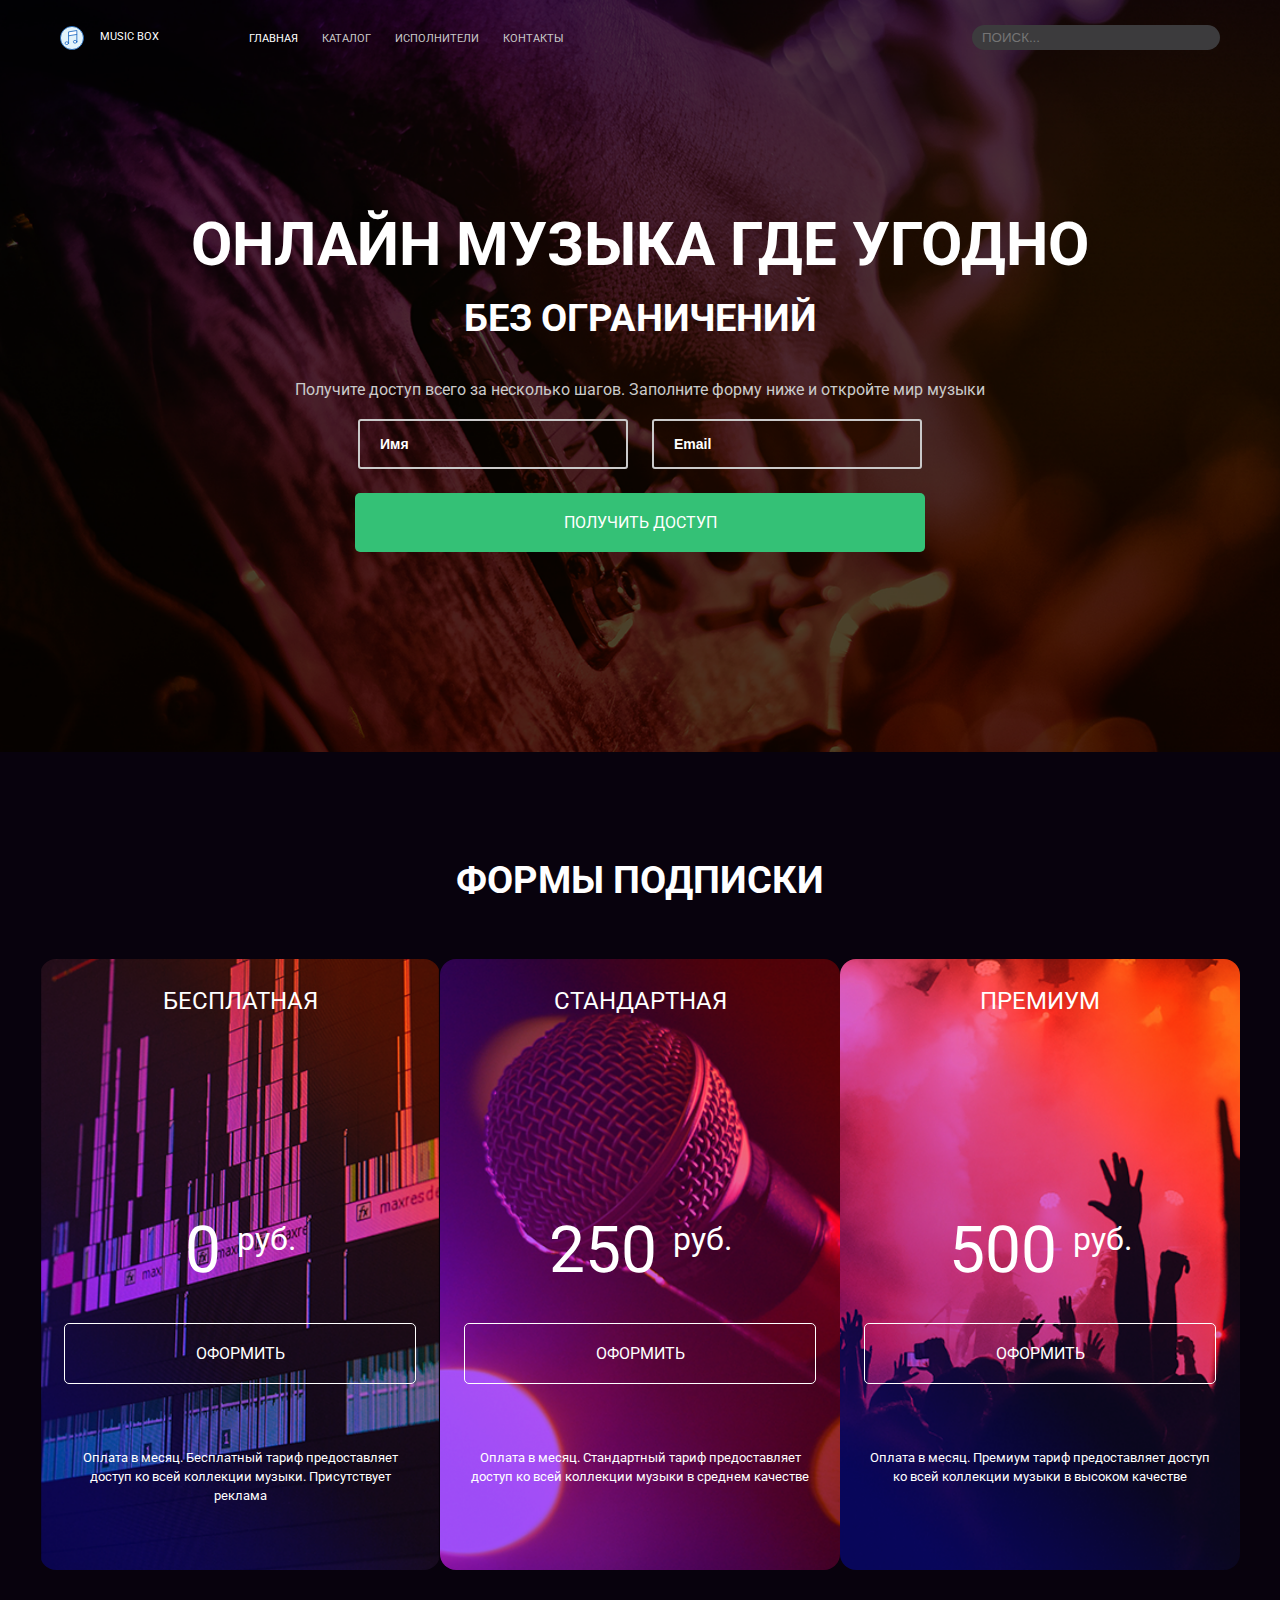
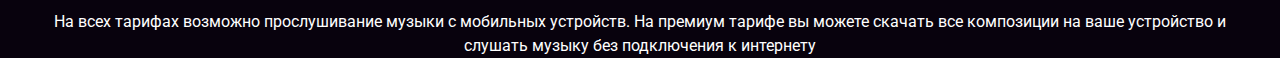
<file: src/index.html>
<!DOCTYPE html>
<html lang="en">
<head>
  <meta charset="UTF-8">
  <meta name="viewport" content="width=device-width, initial-scale=1.0">
  <title>Портал «Music Box» от VgomerV</title>
  <link rel="stylesheet" href="css/app.css">
</head>
<body>
    <header class="header max-w mx-auto absolute">
      <div class="container d-flex gap-x-90 px-20">
        <a class="logo d-flex items-center" href="#">
          <img class="logo-image" src="./images/logo.svg" alt="Логотип Music Box">
          <span class="logo-text">Music Box</span>
        </a>
        <nav class="navigation">
          <ul class="navigation-list d-flex wrap">
            <li class="navigation-item">
              <a class="navigation-link navigation-link-active" href="#">Главная</a>
            </li>
            <li class="navigation-item">
              <a class="navigation-link" href="#">Каталог</a>
            </li>
            <li class="navigation-item">
              <a class="navigation-link" href="artist.html">Исполнители</a>
            </li>
            <li class="navigation-item">
              <a class="navigation-link" href="#">Контакты</a>
            </li>
          </ul>
        </nav>
        <form action="" class="search">
          <input class="search-input" type="text" placeholder="Поиск...">
        </form>
      </div>
    </header>
    <main>
      <section id="page-description" class="hero mx-auto">
        <div class="hero-content max-w mx-auto px-20">
          <h1 class="hero-title">
            Онлайн музыка где угодно
          </h1>
          <h2 class="hero-subtitle">
            без ограничений
          </h2>
          <p class="hero-description mb-17">
            Получите доступ всего за несколько шагов. Заполните форму ниже и откройте мир музыки
          </p>
          <form action="" class="registration d-flex wrap mx-auto">
            <input class="registration-input" type="text" placeholder="Имя">
            <input class="registration-input" type="email" placeholder="Email">
            <button class="btn bg-green">Получить доступ</button>
          </form>
        </div>
      </section>
      <section id="page-pricing" class="pricing max-w mx-auto px-20">
        <h2 class="pricing-title">
          Формы подписки
        </h2>
        <div class="pricing-cards d-flex wrap mb-40">
          <div class="card bg-free">
            <h3 class="card-title">
              Бесплатная
            </h3>
            <p class="card-price mb-40">
              0 <sup class="card-currency">руб.</sup>
            </p>
            <button class="card-btn btn mb-64">Оформить</button>
            <p class="card-description mb-64">
              Оплата в месяц. Бесплатный тариф предоставляет доступ ко всей коллекции музыки. Присутствует реклама
            </p>
          </div>
          <div class="card bg-base">
            <h3 class="card-title">
              Стандартная
            </h3>
            <p class="card-price mb-40">
              250 <sup class="card-currency">руб.</sup>
            </p>
            <button class="card-btn btn mb-64">Оформить</button>
            <p class="card-description mb-64">
              Оплата в месяц. Стандартный тариф предоставляет доступ ко всей коллекции музыки в среднем качестве
            </p>
          </div>
          <div class="card bg-premium">
            <h3 class="card-title">
              Премиум
            </h3>
            <p class="card-price mb-40">
              500 <sup class="card-currency">руб.</sup>
            </p>
            <button class="card-btn btn mb-64">Оформить</button>
            <p class="card-description mb-64">
              Оплата в месяц. Премиум тариф предоставляет доступ ко всей коллекции музыки в высоком качестве
            </p>
          </div>
        </div>
        <p class="pricing-description">
          На всех тарифах возможно прослушивание музыки с мобильных устройств. 
          На премиум тарифе вы можете скачать все композиции на ваше устройство 
          и слушать музыку без подключения к интернету
        </p>
      </section>
      <!-- <section id="page-pricing" class="pricing max-w center">

        <div class="pricing-content d-flex wrap mb-40">
          <div class="pricing-item bg-free">
            <h3 class="pricing-item-title">
              Бесплатная
            </h3>
            <p class="pricing-value mb-40">
              0 <sup class="pricing-sup">руб.</sup>
            </p>
            <button class="pricing-btn btn mb-64">Оформить</button>
            <p class="pricing-footer mb-64">
              Оплата в месяц. Бесплатный тариф предоставляет доступ ко всей коллекции музыки. Присутствует реклама
            </p>
          </div>
          <div class="pricing-item bg-base">
            <h3 class="pricing-item-title">
              Стандартная
            </h3>
            <p class="pricing-value mb-40">
              250 <sup class="pricing-sup">руб.</sup>
            </p>
            <button class="pricing-btn btn mb-64">Оформить</button>
            <p class="pricing-footer mb-64">
              Оплата в месяц. Стандартный тариф предоставляет доступ ко всей коллекции музыки в среднем качестве
            </p>
          </div>
          <div class="pricing-item bg-premium">
            <h3 class="pricing-item-title">
              Премиум
            </h3>
            <p class="pricing-value mb-40">
              500 <sup class="pricing-sup">руб.</sup>
            </p>
            <button class="pricing-btn btn mb-64">Оформить</button>
            <p class="pricing-footer mb-64">
              Оплата в месяц. Премиум тариф предоставляет доступ ко всей коллекции музыки в высоком качестве
            </p>
          </div>
        </div>
        <p class="pricing-description">
          На всех тарифах возможно прослушивание музыки с мобильных устройств. 
          На премиум тарифе вы можете скачать все композиции на ваше устройство 
          и слушать музыку без подключения к интернету
        </p>
      </section> -->
    </main>
</body>
</html>
<!-- <main>
  <section id="page-news" class="news-section d-flex flex-col max-w center">
    <h1 class="news-section-title mb-48">
      Последние новости
    </h1>
    <article class="news-card d-flex">
      <img
        class="news-card-image"
        src="./images/Music to Be Murdered By.png" 
        alt="Фотография Eminem в строгом костюме"
        width="575"
        height="286"
      >
      <div class="news-card-content">
        <h3 class="news-card-title mb-30">
          Music to Be Murdered By
        </h3>
        <p class="news-card-description mb-24">
          Новый альбом Eminem «Music to Be Murdered By» уже доступен в нашем сервисе. На альбоме вас ждёт 20 новых треков.
        </p>
        <footer class="news-card-footer">
          <div class="news-card-author d-flex mb-48">
            <img
              class="news-card-author-avatar"
              src="./images/avatar.png"
              alt="Логотип Music Box"
              width="19"
              height="19"
            >
            <address>
              <span class="news-card-author-avatar">Music Box</span>
            </address>
            <time class="news-card-date" datetime="2020-17-01">
              17/01/2020
            </time>
          </div>
          <button class="news-card-btn btn">
            К альбому
          </button>
        </footer>
      </div>
    </article>
    <article class="news-card d-flex row-reverse">
      <img
        class="news-card-image"
        src="./images/Ordinary Man.png"
        alt="Фотография Ози Озборна"
        width="575"
        height="286"
      >
      <div class="news-card-content">
        <h3 class="news-card-title mb-30">
          Ordinary Man
        </h3>
        <p class="news-card-description mb-24">
          Легенда рока Оззи Озборн спустя 10 лет выпустил новый альбом Ordinary Man. Слушайте в числе первых на Music Box
        </p>
        <footer class="news-card-footer">
          <div class="news-card-author d-flex mb-48">
            <img
              class="news-card-author-avatar"
              src="./images/avatar.png"
              alt="Логотип Music Box"
              width="19"
              height="19"
            >
            <address>
              <span class="news-card-author-avatar">Music Box</span>
            </address>
            <time class="news-card-date" datetime="2020-24-02">
              24/02/2020
            </time>
          </div>
          <button class="btn news-card-btn">
            К альбому
          </button>
        </footer>
      </div>
    </article>
  </section>
  <section id="page-app" class="page-app max-w center">
    <h2 class="app-title mb-48">
      Мобильное приложение
    </h2>
    <div class="app-content d-flex">
      <img
        src="./images/iphone.png"
        alt=""
        class="app-image center"
        width="333"
        height="278"
      >
      <div class="app-description">
        <p class="app-description-text">
          Воспользуйтесь нашим мобильным приложением. Оно позволит слушать музыку с любого устройства на базе операционных систем Androind и iOS
        </p>
        <p class="app-description-text">
          С тарифом «Премиум» приложение позволяет скачивать все композиции из нашей коллекции. Вы можете слушать музыку даже без интернета.
        </p>
        <button class="app-description-btn">
          Скачать
        </button>
      </div>
    </div>
  </section>
</main>
<footer class="footer">
  <div class="footer-top max-w d-flex center">
    <div class="footer-card">
      <h2 class="footer-title">
        О нас
      </h2>
      <ul class="footer-list d-flex">
        <li class="footer-item">
          <a class="footer-link" href="#">История компании</a>
        </li>
        <li class="footer-item">
          <a class="footer-link" href="#">Карьера</a>
        </li>
        <li class="footer-item">
          <a class="footer-link" href="#">Особенности</a>
        </li>
        <li class="footer-item">
          <a class="footer-link" href="#">Пресса</a>
        </li>
      </ul>
    </div>
    <div class="footer-card">
      <h2 class="footer-title">
        Поддержка
      </h2>
      <ul class="footer-list d-flex">
        <li class="footer-item">
          <a class="footer-link" href="#">База знаний</a>
        </li>
        <li class="footer-item">
          <a class="footer-link" href="#">Тарифы</a>
        </li>
        <li class="footer-item">
          <a class="footer-link" href="#">Мобильное приложение</a>
        </li>
        <li class="footer-item">
          <a class="footer-link" href="#">Условия использования</a>
        </li>
      </ul>
    </div>
    <div class="footer-card">
      <h2 class="footer-title">
        Контакты
      </h2>
      <ul class="footer-list d-flex">
        <li class="footer-item">
          <a class="footer-link" href="#">hello@music.box</a>
        </li>
        <li class="footer-item">
          <a class="footer-link" href="#">Russia, Moscow. Music Box studio</a>
        </li>
        <li class="footer-item">
          <a class="footer-link" href="#">+ 7 499 999 99 99</a>
        </li>
      </ul>
    </div>
    <div class="footer-card">
      <h2 class="footer-title">
        Подписывайтесь
      </h2>
      <div class="footer-icons d-flex">
        <img class="footer-icon" src="./images/Google+.png" alt="">
        <img class="footer-icon" src="./images/Twitter.png" alt="">
      </div>
    </div>
  </div>
  <div class="footer-bottom">
    <ul class="footer-nav-list max-w d-flex center">
      <li class="footer-nav-item">
        <a class="footer-link" href="#">Магазин</a>
      </li>
      <li class="footer-nav-item">
        <a class="footer-link" href="#">Обслуживание</a>
      </li>
      <li class="footer-nav-item">
        <a class="footer-link" href="#">Блог</a>
      </li>
      <li class="footer-nav-item">
        <a class="footer-link" href="#">Поддержка</a>
      </li>
      <li class="footer-nav-item">
        <a class="footer-link" href="#">Контакты</a>
      </li>
    </ul>
  </div>
</footer> -->
</file>
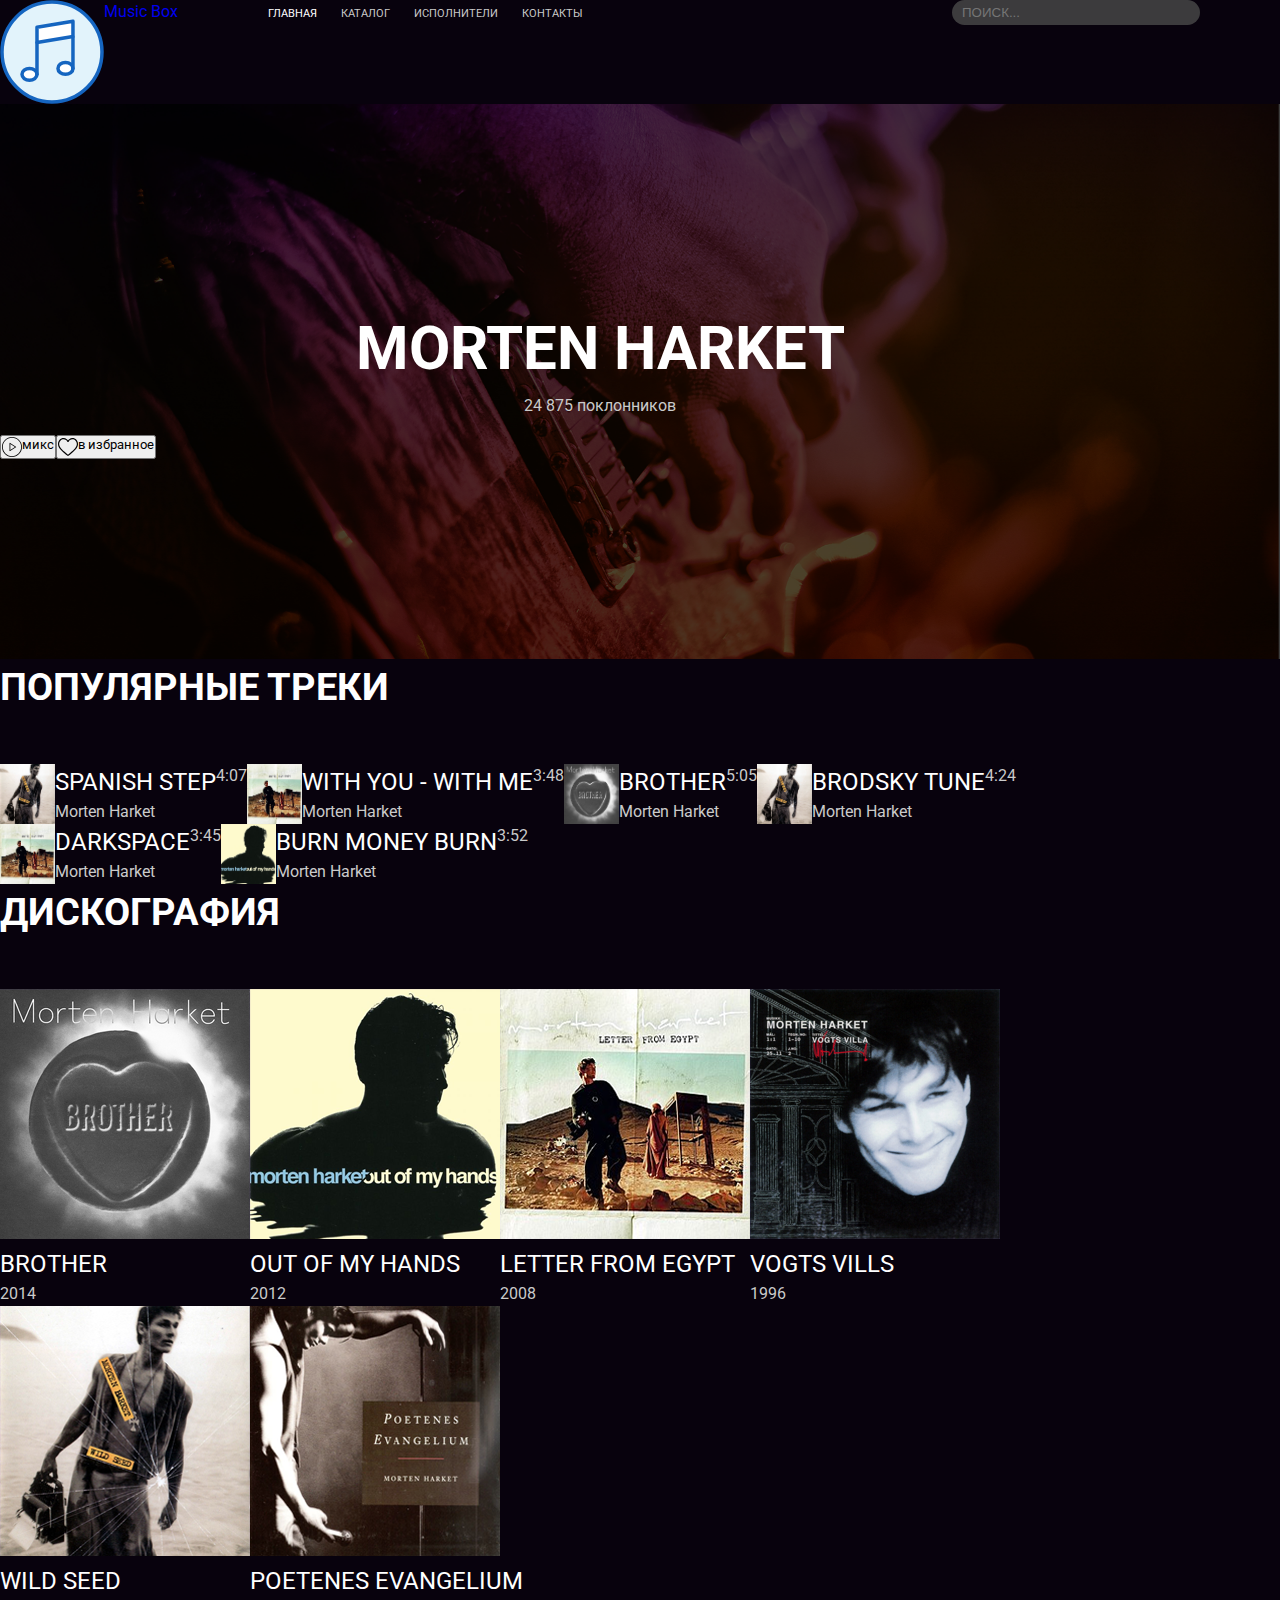
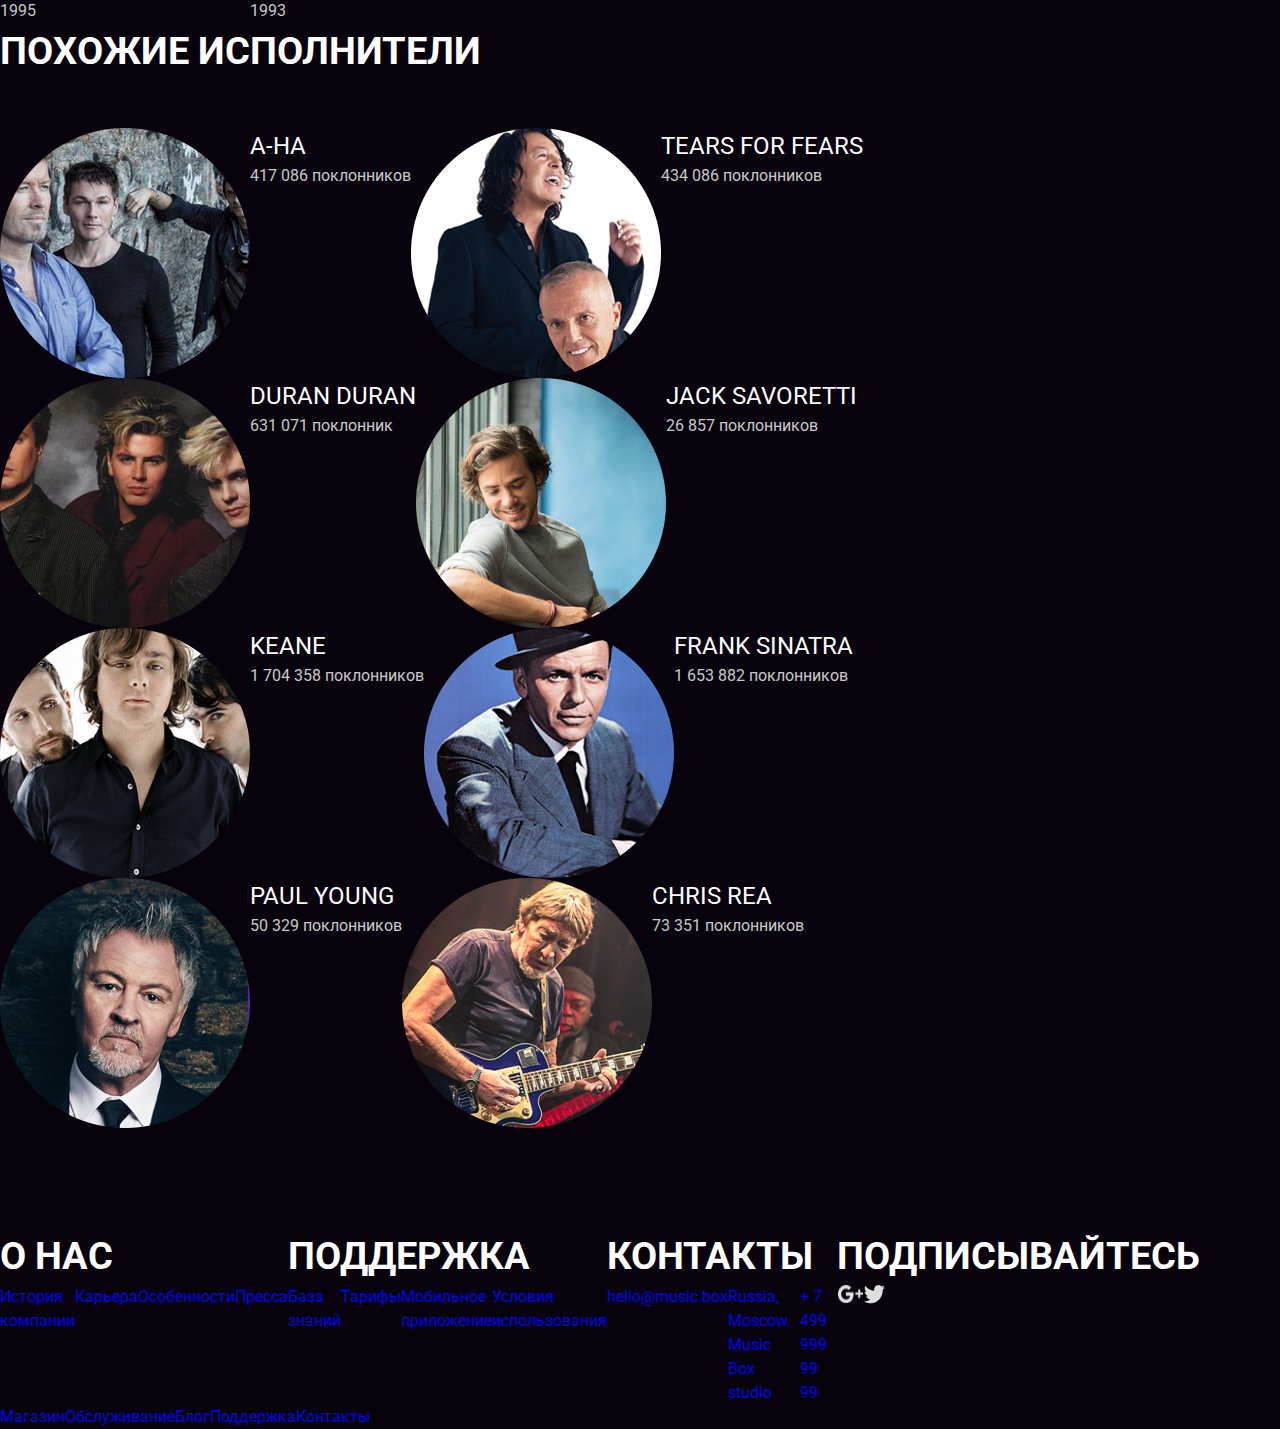
<file: src/artist.html>
<!DOCTYPE html>
<html lang="en">
<head>
  <meta charset="UTF-8">
  <meta name="viewport" content="width=device-width, initial-scale=1.0">
  <title>Портал «Music Box» от VgomerV</title>
  <link rel="stylesheet" href="css/app.css">
</head>
<body>
  <header class="header max-w d-flex wrap p-absolute center">
    <div class="logo mr-90">
      <a class="logo-link d-flex" href="#">
        <img class="logo-img" src="./images/logo.svg" alt="Логотип Music Box">
        <span class="logo-title">Music Box</span>
      </a>
    </div>
    <nav class="navigation">
      <ul class="navigation-list d-flex wrap">
        <li class="navigation-item">
          <a class="navigation-link navigation-link-active" href="#">Главная</a>
        </li>
        <li class="navigation-item">
          <a class="navigation-link" href="#">Каталог</a>
        </li>
        <li class="navigation-item">
          <a class="navigation-link" href="#">Исполнители</a>
        </li>
        <li class="navigation-item">
          <a class="navigation-link" href="#">Контакты</a>
        </li>
      </ul>
    </nav>
    <form action="" class="search">
      <input class="search-input" type="text" placeholder="Поиск...">
    </form>
  </header>
  <main>
    <section id="page-description" class="hero center bg-morten">
      <div class="hero-content artist max-w center">
        <h1 class="hero-title">
          Morten Harket
        </h1>
        <p class="hero-description mb-17">
          24 875 поклонников
        </p>
        <div class="artist-buttons d-flex">
          <button class="artist-btn d-flex bg-purple">
            <img class="artist-icon" width="20" src="./images/play-button.svg" alt="">
            <span>микс</span>
          </button>
          <button class="artist-btn d-flex bg-red">
            <img class="artist-icon" width="20" src="./images/heart.svg" alt="">
            <span>в избранное</span>
          </button>
        </div>
      </div>
    </section>
    <section id="page-popular-track" class="page-track max-w center">
      <h2 class="mb-48">
        Популярные треки
      </h2>
      <div class="track-content d-flex wrap">
        <div class="popular-track d-flex">
          <img
            src="./images/Wild Seed.png"
            width="55"
            alt="Обложка песни spanish step Morten Harket"
          >
          <div class="track-info">
            <h3 class="track-info-song-name">
              Spanish Step
            </h3>
            <p>
              Morten Harket
            </p>
          </div>
          <time class="popular-track-time" datetime="04:07">4:07</time>
        </div>
        <div class="popular-track d-flex">
          <img
            src="./images/Letter from Egypt.png"
            width="55"
            alt="Обложка песни spanish step Morten Harket"
          >
          <div class="track-info">
            <h3 class="track-info-song-name">
              With You - With Me
            </h3>
            <p>
              Morten Harket
            </p>
          </div>
          <time class="popular-track-time" datetime="03:48">3:48</time>
        </div>
        <div class="popular-track d-flex">
          <img
            src="./images/Brother.png"
            width="55"
            alt="Обложка песни spanish step Morten Harket"
          >
          <div class="track-info">
            <h3 class="track-info-song-name">
              Brother
            </h3>
            <p>
              Morten Harket
            </p>
          </div>
          <time class="popular-track-time" datetime="05:05">5:05</time>
        </div>
        <div class="popular-track d-flex">
          <img
            src="./images/Wild Seed.png"
            width="55"
            alt="Обложка песни spanish step Morten Harket"
          >
          <div class="track-info">
            <h3 class="track-info-song-name">
              Brodsky Tune
            </h3>
            <p>
              Morten Harket
            </p>
          </div>
          <time class="popular-track-time" datetime="04:24">4:24</time>
        </div>
        <div class="popular-track d-flex">
          <img
            src="./images/Letter from Egypt.png"
            width="55"
            alt="Обложка песни spanish step Morten Harket"
          >
          <div class="track-info">
            <h3 class="track-info-song-name">
              Darkspace
            </h3>
            <p>
              Morten Harket
            </p>
          </div>
          <time class="popular-track-time" datetime="03:45">3:45</time>
        </div>
        <div class="popular-track d-flex">
          <img
            src="./images/Out of My Hands.png"
            width="55"
            alt="Обложка песни spanish step Morten Harket"
          >
          <div class="track-info">
            <h3 class="track-info-song-name">
              Burn Money Burn
            </h3>
            <p>
              Morten Harket
            </p>
          </div>
          <time class="popular-track-time" datetime="03:52">3:52</time>
        </div>
      </div>
    </section>
    <section id="page-discography" class="page-discography d-flex flex-col max-w center">
      <h2 class="page-discography-title mb-48">
        Дискография
      </h2>
      <div class="discography-list d-flex wrap">
        <div class="discography-item">
          <img
            class="discography-item-image"
            src="./images/Brother.png"
            width="250"
            height="250"
            alt="Не забудьте про alt"
          >
          <div class="discography-info">
            <h3 class="discography-info-title">
              Brother
            </h3>
            <time datetime="2014">
              2014
            </time>
          </div>
        </div>
        <div class="discography-item">
          <img
            class="discography-item-image"
            src="./images/Out of My Hands.png"
            width="250"
            height="250"
            alt="Не забудьте про alt"
          >
          <div class="discography-info">
            <h3 class="discography-info-title">
              Out Of My Hands
            </h3>
            <time datetime="2012">
              2012
            </time>
          </div>
        </div>
        <div class="discography-item">
          <img
            class="discography-item-image"
            src="./images/Letter from Egypt.png"
            width="250"
            height="250"
            alt="Не забудьте про alt"
          >
          <div class="discography-info">
            <h3 class="discography-info-title">
              Letter From Egypt
            </h3>
            <time datetime="2008">
              2008
            </time>
          </div>
        </div>
        <div class="discography-item">
          <img
            class="discography-item-image"
            src="./images/Vogts Villa.png"
            width="250"
            height="250"
            alt="Не забудьте про alt"
          >
          <div class="discography-info">
            <h3 class="discography-info-title">
              Vogts Vills
            </h3>
            <time datetime="1996">
              1996
            </time>
          </div>
        </div>
        <div class="discography-item">
          <img
            class="discography-item-image"
            src="./images/Wild Seed.png"
            width="250"
            height="250"
            alt="Не забудьте про alt"
          >
          <div class="discography-info">
            <h3 class="discography-info-title">
              Wild Seed
            </h3>
            <time datetime="1995">
              1995
            </time>
          </div>
        </div>
        <div class="discography-item">
          <img
            class="discography-item-image"
            src="./images/Poetenes Evangelium.png"
            width="250"
            height="250"
            alt="Не забудьте про alt"
          >
          <div class="discography-info">
            <h3 class="discography-info-title">
              Poetenes Evangelium
            </h3>
            <time datetime="1993">
              1993
            </time>
          </div>
        </div>
      </div>
    </section>




    <section id="page-similar" class="similar max-w center mb-100">
      <h2 class="similar-title mb-48">
        Похожие исполнители
      </h2>
      <div class="similar-content d-flex wrap">

        <div class="similar-item d-flex">
          <img class="similar-item-image" src="./images/A-ha.png" alt="Не забудьте про alt">
          <div class="similar-item-info">
            <h3 class="similar-item-title">
              A-Ha
            </h3>
            <p>
              417 086 поклонников
            </p>
          </div>
        </div>

        <div class="similar-item d-flex">
          <img class="similar-item-image" src="./images/Tears for Fears.png" alt="Не забудьте про alt">
          <div class="similar-item-info">
            <h3 class="similar-item-title">
              Tears For Fears
            </h3>
            <p>
              434 086 поклонников
            </p>
          </div>
        </div>

        <div class="similar-item d-flex">
          <img class="similar-item-image" src="./images/Duran Duran.png" alt="Не забудьте про alt">
          <div class="similar-item-info">
            <h3 class="similar-item-title">
              Duran Duran
            </h3>
            <p>
              631 071 поклонник
            </p>
          </div>
        </div>

        <div class="similar-item d-flex">
          <img class="similar-item-image" src="./images/Jack Savoretti.png" alt="Не забудьте про alt">
          <div class="similar-item-info">
            <h3 class="similar-item-title">
              Jack Savoretti
            </h3>
            <p>
              26 857 поклонников
            </p>
          </div>
        </div>

        <div class="similar-item d-flex">
          <img class="similar-item-image" src="./images/Keane.png" alt="Не забудьте про alt">
          <div class="similar-item-info">
            <h3 class="similar-item-title">
              Keane
            </h3>
            <p>
              1 704 358 поклонников
            </p>
          </div>
        </div>

        <div class="similar-item d-flex">
          <img class="similar-item-image" src="./images/Frank Sinatra.png" alt="Не забудьте про alt">
          <div class="similar-item-info">
            <h3 class="similar-item-title">
              Frank Sinatra
            </h3>
            <p>
              1 653 882 поклонников
            </p>
          </div>
        </div>

        <div class="similar-item d-flex">
          <img class="similar-item-image" src="./images/Paul Young.png" alt="Не забудьте про alt">
          <div class="similar-item-info">
            <h3 class="similar-item-title">
              Paul Young
            </h3>
            <p>
              50 329 поклонников
            </p>
          </div>
        </div>

        <div class="similar-item d-flex">
          <img class="similar-item-image" src="./images/Chris Rea.png" alt="Не забудьте про alt">
          <div class="similar-item-info">
            <h3 class="similar-item-title">
              Chris Rea
            </h3>
            <p>
              73 351 поклонников
            </p>
          </div>
        </div>

      </div>

    </section>
  </main>
  <footer class="footer">
    <div class="footer-top max-w d-flex center">
      <div class="footer-card">
        <h2 class="footer-title">
          О нас
        </h2>
        <ul class="footer-list d-flex">
          <li class="footer-item">
            <a class="footer-link" href="#">История компании</a>
          </li>
          <li class="footer-item">
            <a class="footer-link" href="#">Карьера</a>
          </li>
          <li class="footer-item">
            <a class="footer-link" href="#">Особенности</a>
          </li>
          <li class="footer-item">
            <a class="footer-link" href="#">Пресса</a>
          </li>
        </ul>
      </div>
      <div class="footer-card">
        <h2 class="footer-title">
          Поддержка
        </h2>
        <ul class="footer-list d-flex">
          <li class="footer-item">
            <a class="footer-link" href="#">База знаний</a>
          </li>
          <li class="footer-item">
            <a class="footer-link" href="#">Тарифы</a>
          </li>
          <li class="footer-item">
            <a class="footer-link" href="#">Мобильное приложение</a>
          </li>
          <li class="footer-item">
            <a class="footer-link" href="#">Условия использования</a>
          </li>
        </ul>
      </div>
      <div class="footer-card">
        <h2 class="footer-title">
          Контакты
        </h2>
        <ul class="footer-list d-flex">
          <li class="footer-item">
            <a class="footer-link" href="#">hello@music.box</a>
          </li>
          <li class="footer-item">
            <a class="footer-link" href="#">Russia, Moscow. Music Box studio</a>
          </li>
          <li class="footer-item">
            <a class="footer-link" href="#">+ 7 499 999 99 99</a>
          </li>
        </ul>
      </div>
      <div class="footer-card">
        <h2 class="footer-title">
          Подписывайтесь
        </h2>
        <div class="footer-icons d-flex">
          <img class="footer-icon" src="./images/Google+.png" alt="">
          <img class="footer-icon" src="./images/Twitter.png" alt="">
        </div>
      </div>
    </div>
    <div class="footer-bottom">
      <ul class="footer-nav-list max-w d-flex center">
        <li class="footer-nav-item">
          <a class="footer-link" href="#">Магазин</a>
        </li>
        <li class="footer-nav-item">
          <a class="footer-link" href="#">Обслуживание</a>
        </li>
        <li class="footer-nav-item">
          <a class="footer-link" href="#">Блог</a>
        </li>
        <li class="footer-nav-item">
          <a class="footer-link" href="#">Поддержка</a>
        </li>
        <li class="footer-nav-item">
          <a class="footer-link" href="#">Контакты</a>
        </li>
      </ul>
    </div>
  </footer>
</body>
</html>
</file>
<file: src/css/app.css>
@font-face {
  font-weight: 400;
  font-family: Roboto;
  src: url("../fonts/Roboto-Regular.ttf");
}
@font-face {
  font-weight: 700;
  font-family: Roboto;
  src: url("../fonts/Roboto-Bold.ttf");
}
* {
  margin: 0;
  padding: 0;
}

body {
  background-color: #08020d;
  font-weight: 400;
  font-family: Roboto, sans-serif;
  line-height: 1.5;
  color: #cacaca;
}

h1 {
  font-size: 60px;
  line-height: 90px;
  font-weight: bold;
  color: #fff;
  text-transform: uppercase;
}

h2 {
  font-size: 38px;
  line-height: 57px;
  font-weight: bold;
  color: #fff;
  text-transform: uppercase;
}

h3 {
  font-size: 24px;
  font-weight: 400;
  color: #fff;
  text-transform: uppercase;
}

a {
  text-decoration: none;
}

ul,
ol {
  list-style-type: none;
}

button {
  font-weight: 400;
  font-family: Roboto, sans-serif;
}

@media (max-width: 414px) {
  h1 {
    font-size: 30px;
    line-height: 45px;
  }
  h2 {
    font-size: 18px;
    line-height: 27px;
  }
  h3 {
    font-size: 16px;
  }
}
.max-w {
  max-width: 1200px;
  width: 100%;
}

.d-flex {
  display: flex;
}

.row-reverse {
  flex-direction: row-reverse;
}

.flex-col {
  flex-direction: column;
}

.justify-center {
  justify-content: center;
}

.items-center {
  align-items: center;
}

.wrap {
  flex-wrap: wrap;
}

.gap-x-50 {
  column-gap: 50px;
}

.gap-x-90 {
  column-gap: 90px;
}

.relative {
  position: relative;
}

.absolute {
  position: absolute;
}

.mx-auto {
  margin: 0 auto;
}

.px-20 {
  padding-left: 20px;
  padding-right: 20px;
}

.mb-17 {
  margin-bottom: 17px;
}

.mb-24 {
  margin-bottom: 24px;
}

.mb-30 {
  margin-bottom: 30px;
}

.mb-31 {
  margin-bottom: 31px;
}

.mb-40 {
  margin-bottom: 40px;
}

.mb-48 {
  margin-bottom: 48px;
}

.mb-64 {
  margin-bottom: 64px;
}

.mb-100 {
  margin-bottom: 100px;
}

.mr-90 {
  margin-right: 90px;
}

.bg-green {
  background-color: #34C176;
}

.btn {
  width: 100%;
  padding: 20px 30px;
  border: none;
  border-radius: 5px;
  font-weight: 400;
  font-size: 16px;
  color: #fff;
  text-transform: uppercase;
  cursor: pointer;
}

.header {
  top: 25px;
  left: 0;
  right: 0;
}

.logo {
  column-gap: 16px;
  color: #fff;
}
.logo-image {
  height: 24px;
}
.logo-text {
  font-size: 11px;
  text-transform: uppercase;
}

.navigation {
  height: max-content;
}
.navigation-item {
  height: max-content;
}
.navigation-list {
  column-gap: 24px;
}
.navigation-link {
  font-size: 11px;
  color: #CACACA;
  text-transform: uppercase;
}
.navigation-link-active {
  color: #fff;
}

.search {
  margin-left: auto;
}
.search-input {
  box-sizing: border-box;
  min-width: 248px;
  height: 25px;
  padding: 5px 10px;
  border: none;
  border-radius: 50px;
  background-color: #3C3B3D;
  color: #fff;
}
.search-input::placeholder {
  font-family: Arial, Helvetica, sans-serif;
  font-weight: 400;
  color: #757575;
  text-transform: uppercase;
}
.search-input:focus {
  outline: none;
}

@media (width <= 414px) {
  .container {
    flex-direction: column;
    row-gap: 17px;
  }
  .navigation-list {
    flex-direction: column;
  }
  .navigation-item {
    height: 16px;
  }
  .search {
    margin: 0;
  }
  .search-input {
    width: 100%;
  }
}
.hero {
  background-image: url("../images/banner.png");
  background-position: center;
  background-size: cover;
  text-align: center;
}
.hero-content {
  padding-top: 200px;
  padding-bottom: 200px;
}
.hero-title {
  font-weight: 700;
}
.hero-subtitle {
  margin-bottom: 31px;
}

.registration {
  justify-content: center;
  column-gap: 24px;
  max-width: 570px;
}
.registration-input {
  box-sizing: border-box;
  min-width: 270px;
  min-height: 50px;
  margin-bottom: 1.5rem;
  padding: 0 20px;
  background-color: transparent;
  border: 2px solid #CACACA;
  border-radius: 3px;
  color: #fff;
}
.registration-input::placeholder {
  font-weight: 700;
  font-size: 14px;
  color: #fff;
}
.registration-input:focus {
  outline: none;
}

@media (width <= 414px) {
  .hero-content {
    padding-top: 248px;
  }
  .hero-subtitle {
    margin-bottom: 16px;
  }
  .hero-content {
    box-sizing: border-box;
  }
  .registration-input {
    width: 100%;
  }
}
.bg-free {
  background-image: url("../images/subscribe_1.png");
  background-position: center;
  background-size: cover;
}

.bg-base {
  background-image: url("../images/subscribe_2.png");
  background-position: center;
  background-size: cover;
}

.bg-premium {
  background-image: url("../images/subscribe_3.png");
  background-position: center;
  background-size: cover;
}

.pricing {
  padding-top: 100px;
}
.pricing-title {
  margin-bottom: 50px;
  text-align: center;
}
.pricing-description {
  text-align: center;
  font-size: 16px;
  color: #fff;
}

.cards {
  margin-bottom: 40px;
  column-gap: 50px;
  justify-content: space-between;
}

.card {
  flex: 1;
  padding-top: 24px;
  padding-left: 1.5rem;
  padding-right: 1.5rem;
  border-radius: 1rem;
  color: #fff;
}
.card-title {
  margin-bottom: 200px;
  font-size: 24px;
  font-weight: 400;
  line-height: 36px;
  text-transform: uppercase;
  text-align: center;
}
.card-price {
  margin-bottom: 40px;
  line-height: 1;
  font-size: 64px;
  text-align: center;
}
.card-currency {
  font-size: 32px;
}
.card-btn {
  background-color: transparent;
  margin-bottom: 64px;
  border: 1px solid #fff;
}
.card-description {
  margin-bottom: 64px;
  font-size: 12.8px;
  text-align: center;
}

@media (width <= 414px) {
  .pricing {
    box-sizing: border-box;
  }
  .pricing-title {
    font-size: 18px;
  }
  .cards {
    flex-direction: column;
    row-gap: 50px;
  }
  .card {
    box-sizing: border-box;
    max-width: 374px;
    margin: 0 auto;
    padding-top: 16px;
  }
  .card-title {
    font-size: 16px;
    line-height: 24px;
  }
  .card-btn {
    height: 66px;
  }
}
.page-news {
  padding-top: 100px;
}
.page-news-title {
  margin-bottom: 48px;
  text-align: center;
}

.news {
  column-gap: 50px;
  margin-bottom: 65px;
}
.news-image {
  width: 575px;
  height: 286px;
}
.news-title {
  font-size: 30px;
  line-height: 45px;
  color: #fff;
  text-transform: capitalize;
}
.news-author {
  column-gap: 16px;
  font-size: 12px;
}
.news-author-avatar {
  color: #F89202;
  font-style: normal;
  text-transform: uppercase;
}
.news-author-date {
  color: #CACACA;
}
.news-btn {
  width: 135px;
  height: 53px;
  border: 1px solid #CACACA;
  background-color: transparent;
  font-size: 12px;
  color: #CACACA;
}

@media (width <= 414px) {
  .page-news {
    box-sizing: border-box;
  }
  .news {
    flex-direction: column;
    row-gap: 50px;
  }
  .news-title {
    margin-bottom: 16px;
    font-weight: 400;
    font-size: 24px;
    line-height: 24px;
  }
  .news-image {
    width: 100%;
    height: auto;
  }
}

/*# sourceMappingURL=app.css.map */
</file>
